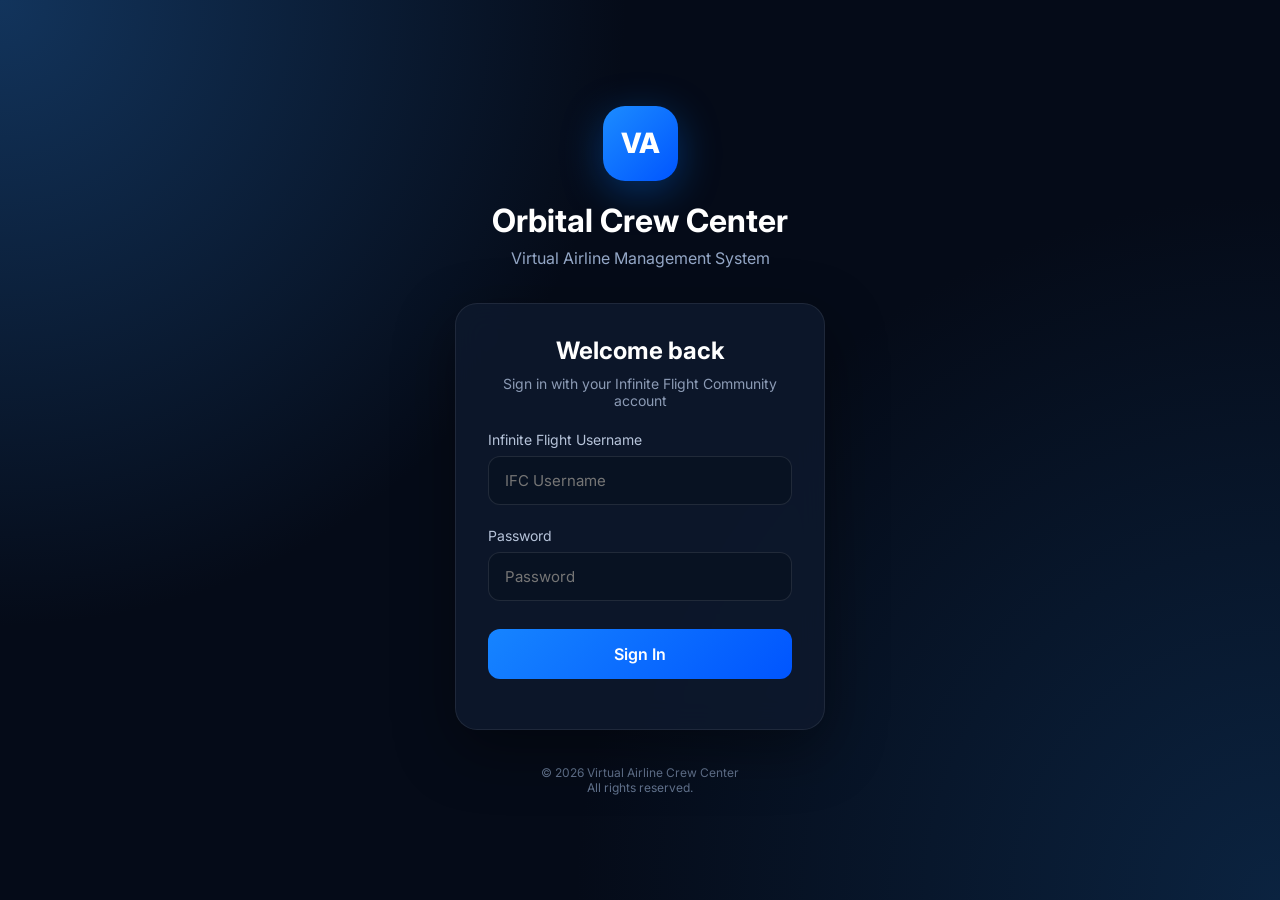
<file: index.html>
<!DOCTYPE html>
<html lang="en">
<head>
<meta charset="UTF-8">
<meta name="viewport" content="width=device-width, initial-scale=1.0">

<title>Orbital Crew Center | Login</title>
<link rel="icon" href="favicon.ico">
<link rel="stylesheet" href="assets/css/auth.css">

<link href="https://fonts.googleapis.com/css2?family=Inter:wght@400;500;600;700;800&display=swap" rel="stylesheet">

</head>

<body>

<div class="background"></div>


<div class="login-container">

    <div class="logo-area">

        <div class="logo-circle">
            VA
        </div>

        <h1>Orbital Crew Center</h1>
        <p>Virtual Airline Management System</p>

    </div>



    <div class="login-card">

        <h2>Welcome back</h2>

        <p class="subtitle">
            Sign in with your Infinite Flight Community account
        </p>


        <form id="loginForm">


            <div class="input-group">

                <label>
                    Infinite Flight Username
                </label>

                <input 
                type="text"
                id="username"
                placeholder="IFC Username"
                autocomplete="username"
                required>

            </div>



            <div class="input-group">

                <label>
                    Password
                </label>

                <input 
                type="password"
                id="password"
                placeholder="Password"
                autocomplete="current-password"
                required>

            </div>



            <button type="submit" id="loginButton">

                Sign In

            </button>


        </form>



        <div id="message"></div>


    </div>



    <footer>

        © 2026 Virtual Airline Crew Center  
        <br>
        All rights reserved.

    </footer>


</div>



<script src="assets/js/auth.js"></script>

</body>
</html>
</file>
<file: assets/css/auth.css>
*{
    box-sizing:border-box;
    margin:0;
    padding:0;
    font-family:'Inter',sans-serif;
}


body{

    min-height:100vh;

    display:flex;
    justify-content:center;
    align-items:center;

    background:#050b18;

    color:white;

    overflow:hidden;

}



.background{

    position:absolute;

    width:100%;
    height:100%;

    background:
    radial-gradient(circle at top left,#12345c 0%,transparent 40%),
    radial-gradient(circle at bottom right,#0b2340 0%,transparent 45%);

    z-index:-1;

}



.login-container{

    width:100%;
    max-width:420px;

    padding:25px;

    text-align:center;

}



.logo-circle{

    width:75px;
    height:75px;

    margin:auto;

    display:flex;
    justify-content:center;
    align-items:center;


    background:
    linear-gradient(135deg,#1c8cff,#0055ff);


    border-radius:22px;

    font-size:28px;
    font-weight:800;

    box-shadow:
    0 10px 40px rgba(0,120,255,.35);

}



.logo-area h1{

    margin-top:20px;

    font-size:32px;

}



.logo-area p{

    color:#94a7c6;

    margin-top:8px;

}



.login-card{

    margin-top:35px;

    background:

    rgba(15,25,45,.85);


    backdrop-filter:blur(15px);


    border:

    1px solid rgba(255,255,255,.08);


    border-radius:22px;


    padding:32px;


    box-shadow:

    0 20px 60px rgba(0,0,0,.4);

}



.login-card h2{

    font-size:24px;

}



.subtitle{

    margin-top:10px;

    color:#8c9bb5;

    font-size:14px;

}



.input-group{

    text-align:left;

    margin-top:22px;

}



label{

    display:block;

    margin-bottom:8px;

    color:#b7c4da;

    font-size:14px;

}



input{


    width:100%;

    padding:14px 16px;

    border-radius:12px;


    border:

    1px solid rgba(255,255,255,.1);


    background:#081222;


    color:white;


    outline:none;

    font-size:15px;


}



input:focus{

    border-color:#248cff;

}



button{


    width:100%;

    margin-top:28px;


    padding:15px;


    border:none;


    border-radius:12px;


    background:

    linear-gradient(135deg,#1684ff,#0055ff);


    color:white;


    font-size:16px;

    font-weight:600;


    cursor:pointer;


    transition:.25s;


}



button:hover{

    transform:translateY(-2px);

    opacity:.9;

}



#message{

    margin-top:18px;

    font-size:14px;

}



footer{

    margin-top:35px;

    color:#63748f;

    font-size:12px;

}
</file>
